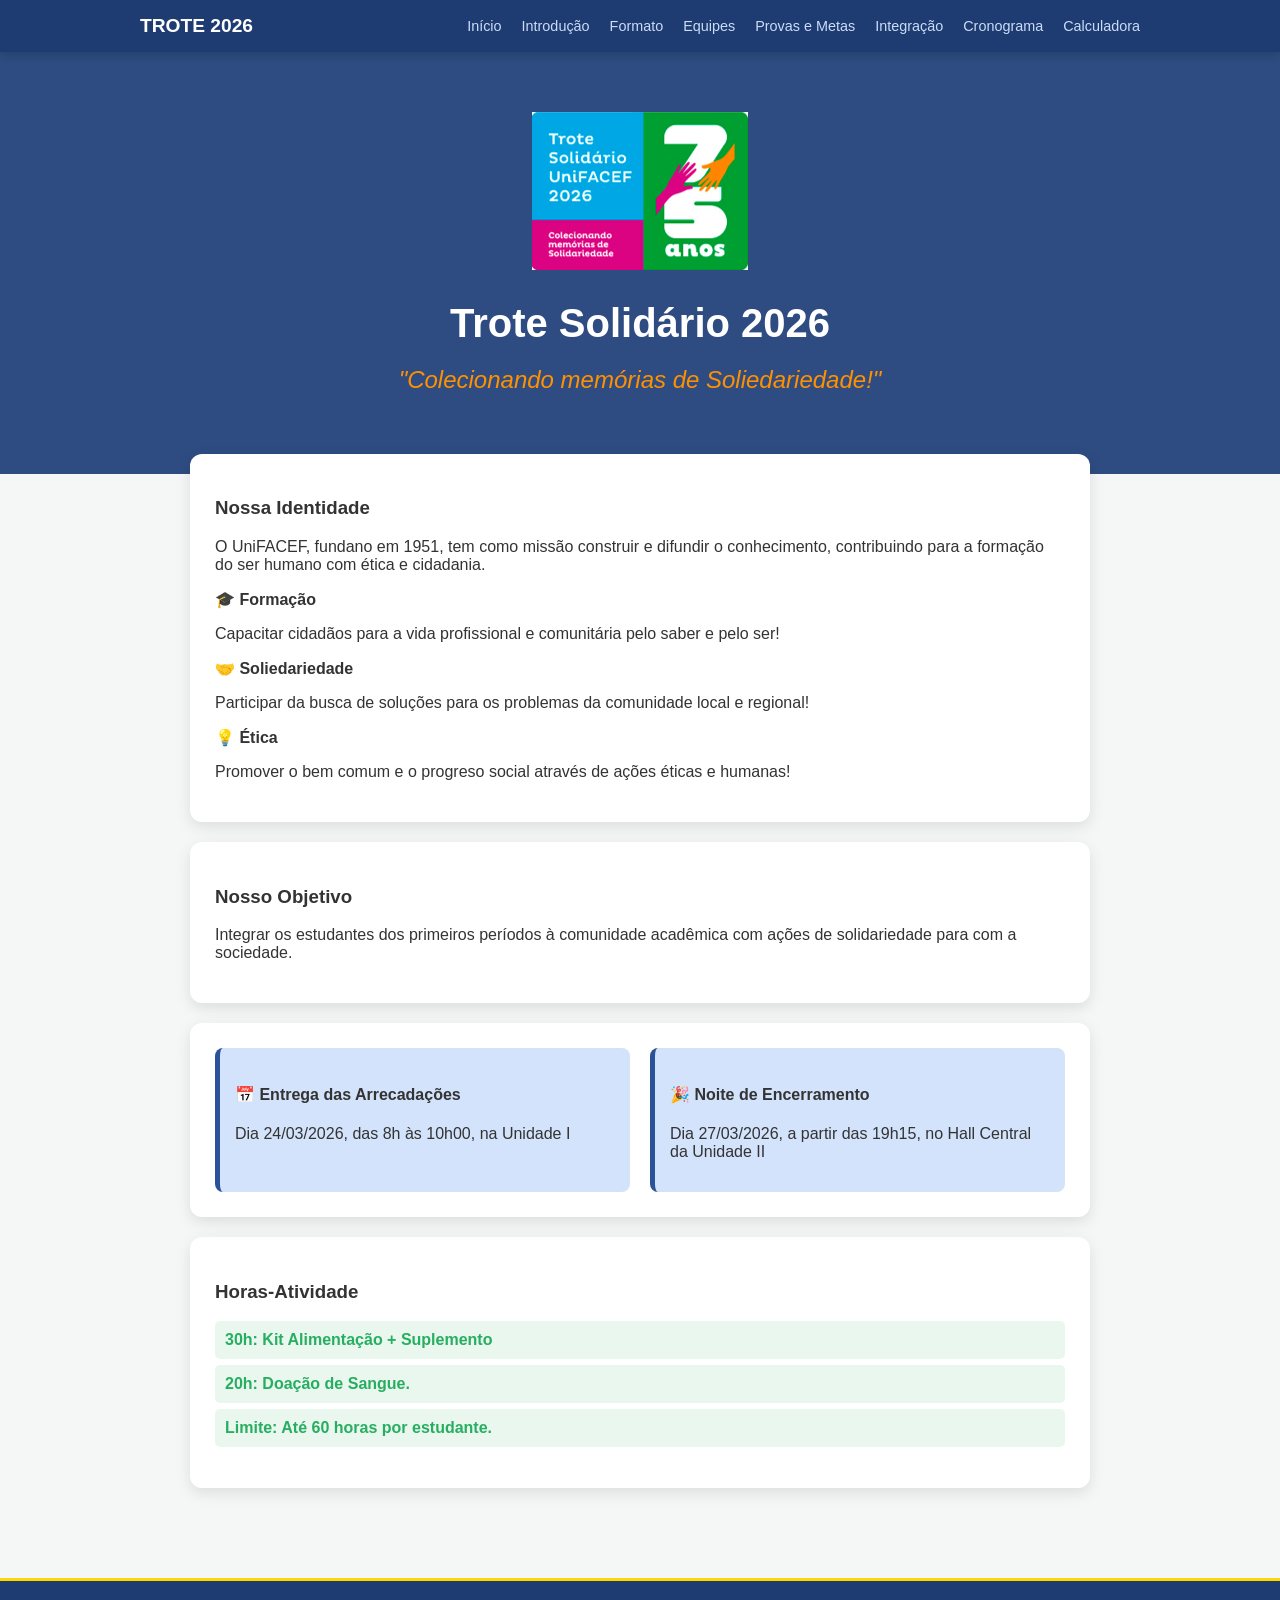
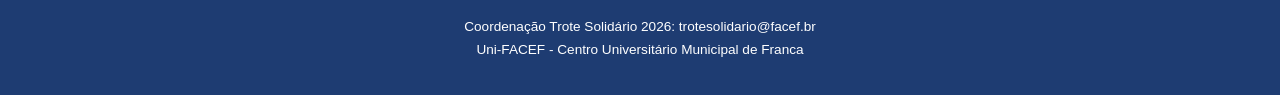
<file: index.html>
<!DOCTYPE html>
<html lang="pt-br">
    <head>
        <meta charset="UTF-8">
        <title>Trote Solidário</title>
        <link rel="Stylesheet" href="styles.css">
    </head>
    <body>
        <nav class="menu"> <!-- MENU DE NAVEGAÇÃO -->
            <div class="menu-container">
                <a href="index.html" class="menu-logo">Trote 2026</a>
                <ul class="lista">
                    <li> <a href="index.html">Início</a> </li>
                    <li> <a href="introducao.html">Introdução</a> </li>
                    <li> <a href="formato.html">Formato</a> </li>
                    <li> <a href="equipes.html">Equipes</a> </li>
                    <li> <a href="provas.html">Provas e Metas</a> </li>
                    <li> <a href="integracao.html">Integração</a> </li>
                    <li> <a href="cronogramas.html">Cronograma</a> </li>
                    <li> <a href="calculadora.html">Calculadora</a> </li>
                </ul>
            </div>
        </nav>
        <header class="cabecalho">
            <div class="cabecalho-container">
                <img src="trote.png" alt="Logo_Do_Trote" class="cabecalho-logo"/>
                <h1>Trote Solidário 2026</h1>
                <h2>"Colecionando memórias de Soliedariedade!"</h2>
            </div>
        </header>
        <main class="principal">
            <section>
                <h3>Nossa Identidade</h3>
                <p> O UniFACEF, fundano em 1951, tem como missão construir e difundir o conhecimento, contribuindo para a formação do ser humano com ética e cidadania.</p>
                <div class="pilares-container">
                    <div class="pilar"><strong>🎓 Formação</strong> <p>Capacitar cidadãos para a vida profissional e comunitária pelo saber e pelo ser!</p></div>
                    <div class="pilar"><strong>🤝 Soliedariedade</strong> <p>Participar da busca de soluções para os problemas da comunidade local e regional!</p></div>
                    <div class="pilar"><strong>💡 Ética</strong> <p>Promover o bem comum e o progreso social através de ações éticas e humanas!</p></div>
                </div>
            </section>
            <section class="secao">
                <h3> Nosso Objetivo </h3>
                <p>
                    Integrar os estudantes dos primeiros períodos à comunidade acadêmica com ações de solidariedade para com a sociedade. 
                </p>
            </section>
            <section class="importante">
                <div class="card-meta">
                    <h4> 📅 Entrega das Arrecadações </h4>
                    <p> Dia 24/03/2026, das 8h às 10h00, na Unidade I </p>
                </div>
                <div class="card-meta">
                    <h4> 🎉 Noite de Encerramento </h4>
                    <p> Dia 27/03/2026, a partir das 19h15, no Hall Central da Unidade II </p>
                </div>
            </section>
            <section class="recompensas">
                <h3> Horas-Atividade </h3>
                <ul>
                    <li><strong>30h: </strong>Kit Alimentação + Suplemento</li>
                    <li><strong>20h: </strong>Doação de Sangue.</li>
                    <li><strong>Limite: </strong>Até 60 horas por estudante.</li>
                </ul>
            </section>
        </main>
        <footer class="rodape">
            <p>Coordenação Trote Solidário 2026: trotesolidario@facef.br</p>
            <p>Uni-FACEF - Centro Universitário Municipal de Franca</p>
        </footer>
    </body>
</html>
</file>
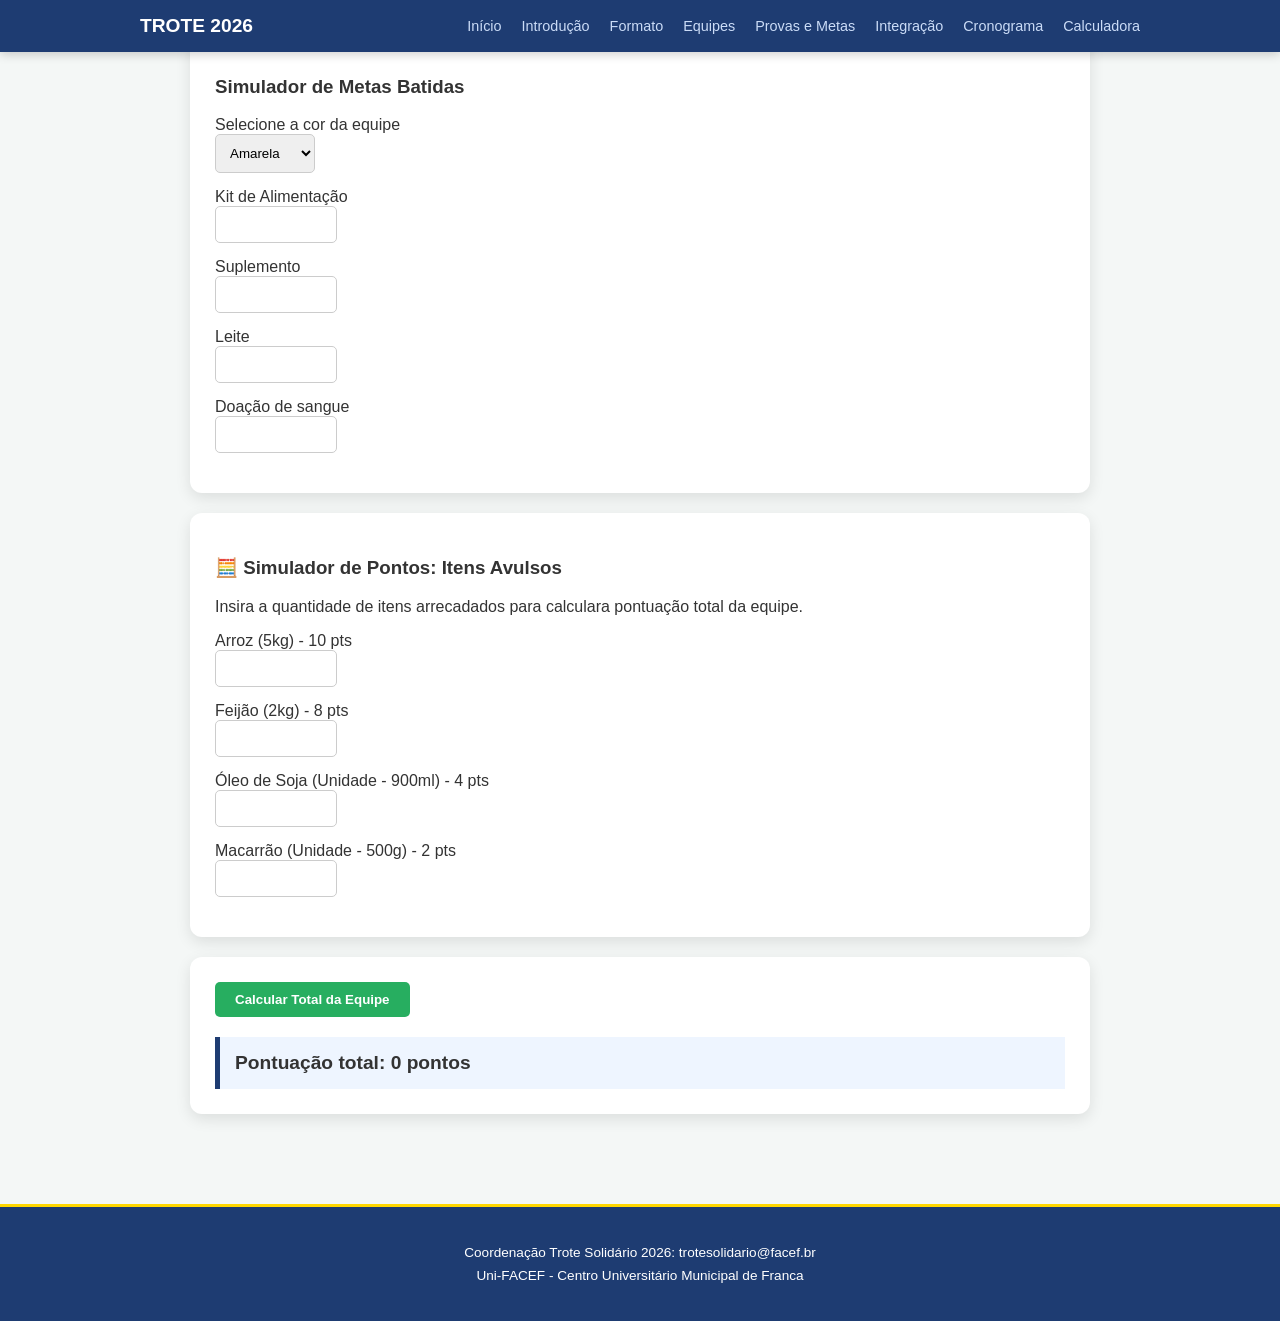
<file: calculadora.html>
<!DOCTYPE html>
<html lang="pt-br">
    <head>
        <meta charset="UTF-8">
        <title>Trote Solidário</title>
        <link rel="Stylesheet" href="styles.css">
        <script src="scripts.js"> </script>
    </head>
    <body>
        <nav class="menu"> <!-- MENU DE NAVEGAÇÃO -->
            <div class="menu-container">
                <a href="index.html" class="menu-logo">Trote 2026</a>
                <ul class="lista">
                    <li> <a href="index.html">Início</a> </li>
                    <li> <a href="introducao.html">Introdução</a> </li>
                    <li> <a href="formato.html">Formato</a> </li>
                    <li> <a href="equipes.html">Equipes</a> </li>
                    <li> <a href="provas.html">Provas e Metas</a> </li>
                    <li> <a href="integracao.html">Integração</a> </li>
                    <li> <a href="cronogramas.html">Cronograma</a> </li>
                    <li> <a href="calculadora.html">Calculadora</a> </li>
                </ul>
            </div>
        </nav>
        <main class="principal">
            <section>
                <h3> Simulador de Metas Batidas</h3>
                <div>
                    <div class="form-group">
                        <label> Selecione a cor da equipe </label>
                        <select id="cor">
                            <option value="amarela"> Amarela </option>
                            <option value="cinza"> Cinza </option>
                            <option value="laranja"> Laranja </option>
                            <option value="marrom"> Marrom </option>
                            <option value="preta"> Preta </option>
                            <option value="rosa"> Rosa </option>
                            <option value="roxa"> Roxa </option>
                            <option value="verde"> Verde </option>
                            <option value="vermelha"> Vermelha </option>
                        </select>
                    </div>
                    <div class="form-group">
                        <label>Kit de Alimentação</label> <!-- ROTULO -->
                        <input type="number" id="kitAlimentacao" min="0"> <!-- CAIXA DE TEXTO -->
                    </div>
                    <div class="form-group">
                        <label>Suplemento</label> <!-- ROTULO -->
                        <input type="number" id="qtdeLatas" min="0"> <!-- CAIXA DE TEXTO -->
                    </div>
                    <div class="form-group">
                        <label>Leite</label> <!-- ROTULO -->
                        <input type="number" id="qtdeLeite" min="0"> <!-- CAIXA DE TEXTO -->
                    </div>
                    <div class="form-group">
                        <label>Doação de sangue</label> <!-- ROTULO -->
                        <input type="number" id="qtdeDoacoes" min="0"> <!-- CAIXA DE TEXTO -->
                    </div>
                </div>
            </section>
            <section>
                <h3> 🧮 Simulador de Pontos: Itens Avulsos</h3>
                <p>
                    Insira a quantidade de itens arrecadados para calculara pontuação total da equipe.
                </p>
                <div class="form-grid">
                    <div class="form-group">
                        <label>Arroz (5kg) - 10 pts</label> <!-- ROTULO -->
                        <input type="number" id="qtdeArroz" min="0"> <!-- CAIXA DE TEXTO -->
                    </div>
                    <div class="form-group">
                        <label>Feijão (2kg) - 8 pts</label> <!-- ROTULO -->
                        <input type="number" id="qtdeFeijao" min="0"> <!-- CAIXA DE TEXTO -->
                    </div>
                    <div class="form-group"> <!-- MIN = VALOR MINIMO PARA SER  COLOCADO NA VARIAVEL -->
                        <label>Óleo de Soja (Unidade - 900ml) - 4 pts</label> <!-- ROTULO -->
                        <input type="number" id="qtdeOleo" min="0"> <!-- CAIXA DE TEXTO -->
                    </div>
                    <div class="form-group">
                        <label>Macarrão (Unidade - 500g) - 2 pts</label> <!-- ROTULO -->
                        <input type="number" id="qtdeMacarrao" min="0"> <!-- CAIXA DE TEXTO -->
                    </div>
                </div>
            </section>
            <section>
                <button onclick="calcular()">Calcular Total da Equipe</button> <!-- QUANDO CLICADO EXECUTA A FUNÇÃO CALCULAR -->
                <div id="resultado" class="resultado-box">
                    Pontuação total: 0 pontos
                </div>
            </section>
        </main>
        <footer class="rodape">
            <p>Coordenação Trote Solidário 2026: trotesolidario@facef.br</p>
            <p>Uni-FACEF - Centro Universitário Municipal de Franca</p>
        </footer>

        <!-- JAVASCRIPT // MOVIDO PARA ARQUIVO SEPARADO -->
    </body>
</html>
</file>
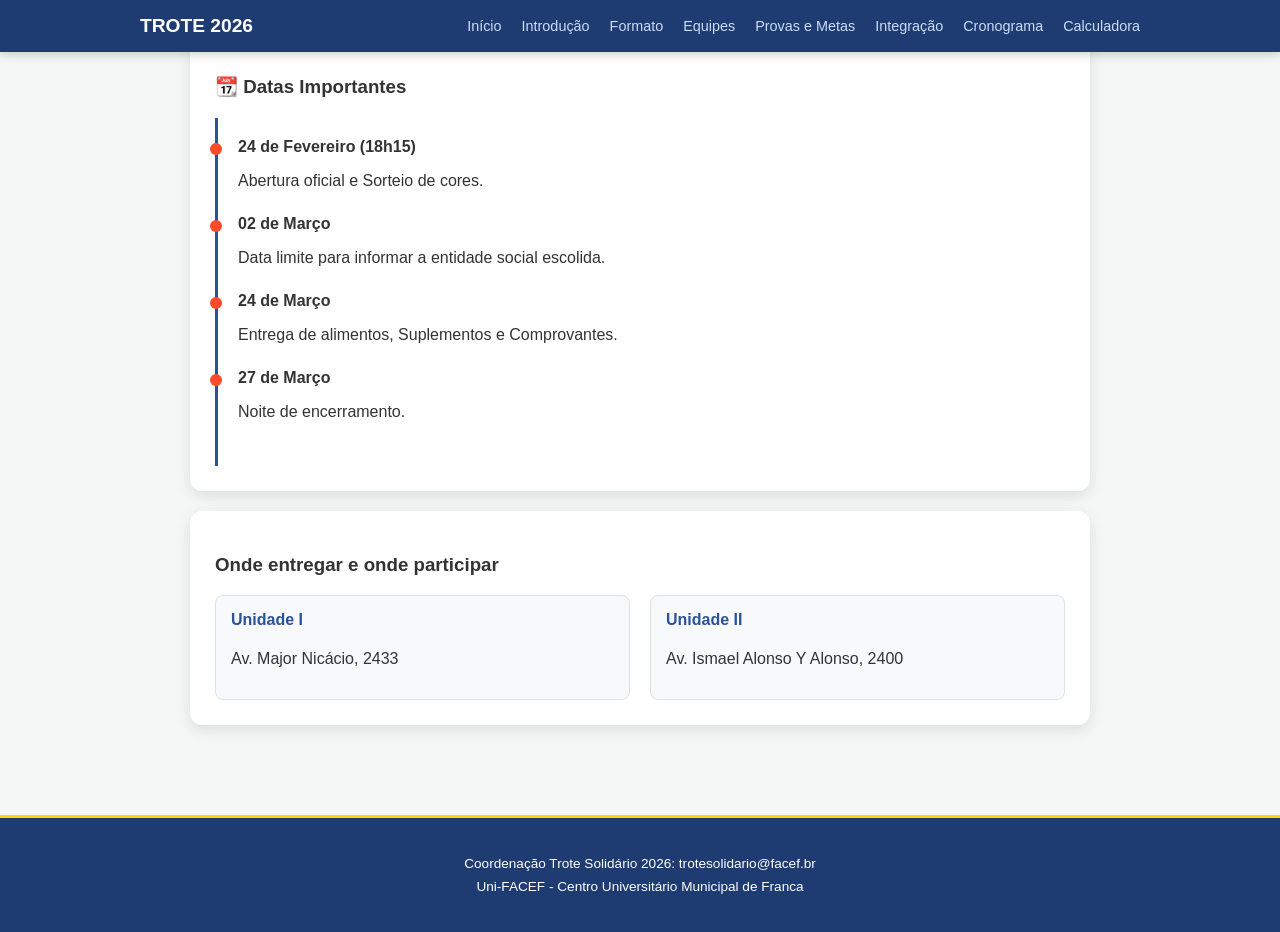
<file: cronogramas.html>
<!DOCTYPE html>
<html lang="pt-br">
    <head>
        <meta charset="UTF-8">
        <title>Trote Solidário</title>
        <link rel="Stylesheet" href="styles.css">
    </head>
    <body>
        <nav class="menu"> <!-- MENU DE NAVEGAÇÃO -->
            <div class="menu-container">
                <a href="index.html" class="menu-logo">Trote 2026</a>
                <ul class="lista">
                    <li> <a href="index.html">Início</a> </li>
                    <li> <a href="introducao.html">Introdução</a> </li>
                    <li> <a href="formato.html">Formato</a> </li>
                    <li> <a href="equipes.html">Equipes</a> </li>
                    <li> <a href="provas.html">Provas e Metas</a> </li>
                    <li> <a href="integracao.html">Integração</a> </li>
                    <li> <a href="cronogramas.html">Cronograma</a> </li>
                    <li> <a href="calculadora.html">Calculadora</a> </li>
                </ul>
            </div>
        </nav>
        <main class="principal">
           <section>
                <h3>📆 Datas Importantes</h3>
                <div class="timeline">
                    <div class="evento"> <!-- PRIMEIRA -->
                        <strong>24 de Fevereiro (18h15)</strong>
                        <p>Abertura oficial e Sorteio de cores.</p>
                    </div> 
                    <div class="evento"> <!-- SEGUNDA -->
                        <strong> 02 de Março </strong>
                        <p>Data limite para informar a entidade social escolida.</p>
                    </div> 
                    <div class="evento"> <!-- TERCEIRA -->
                        <strong> 24 de Março </strong>
                        <p>Entrega de alimentos, Suplementos e Comprovantes.</p>
                    </div> 
                    <div class="evento"> <!-- QUARTA -->
                        <strong> 27 de Março </strong>
                        <p>Noite de encerramento.</p>
                    </div>
                </div>
           </section>
           <section>
                <h3> Onde entregar e onde participar </h3>
                <div class="grid-locais">
                    <div class="unidade">
                        <h4>Unidade I</h4>
                        <p> Av. Major Nicácio, 2433 </p>
                    </div>
                    <div class="unidade">
                        <h4>Unidade II</h4>
                        <p> Av. Ismael Alonso Y Alonso, 2400 </p>
                    </div>
                </div>
           </section>
        </main>
        <footer class="rodape">
            <p>Coordenação Trote Solidário 2026: trotesolidario@facef.br</p>
            <p>Uni-FACEF - Centro Universitário Municipal de Franca</p>
        </footer>
    </body>
</html>
</file>
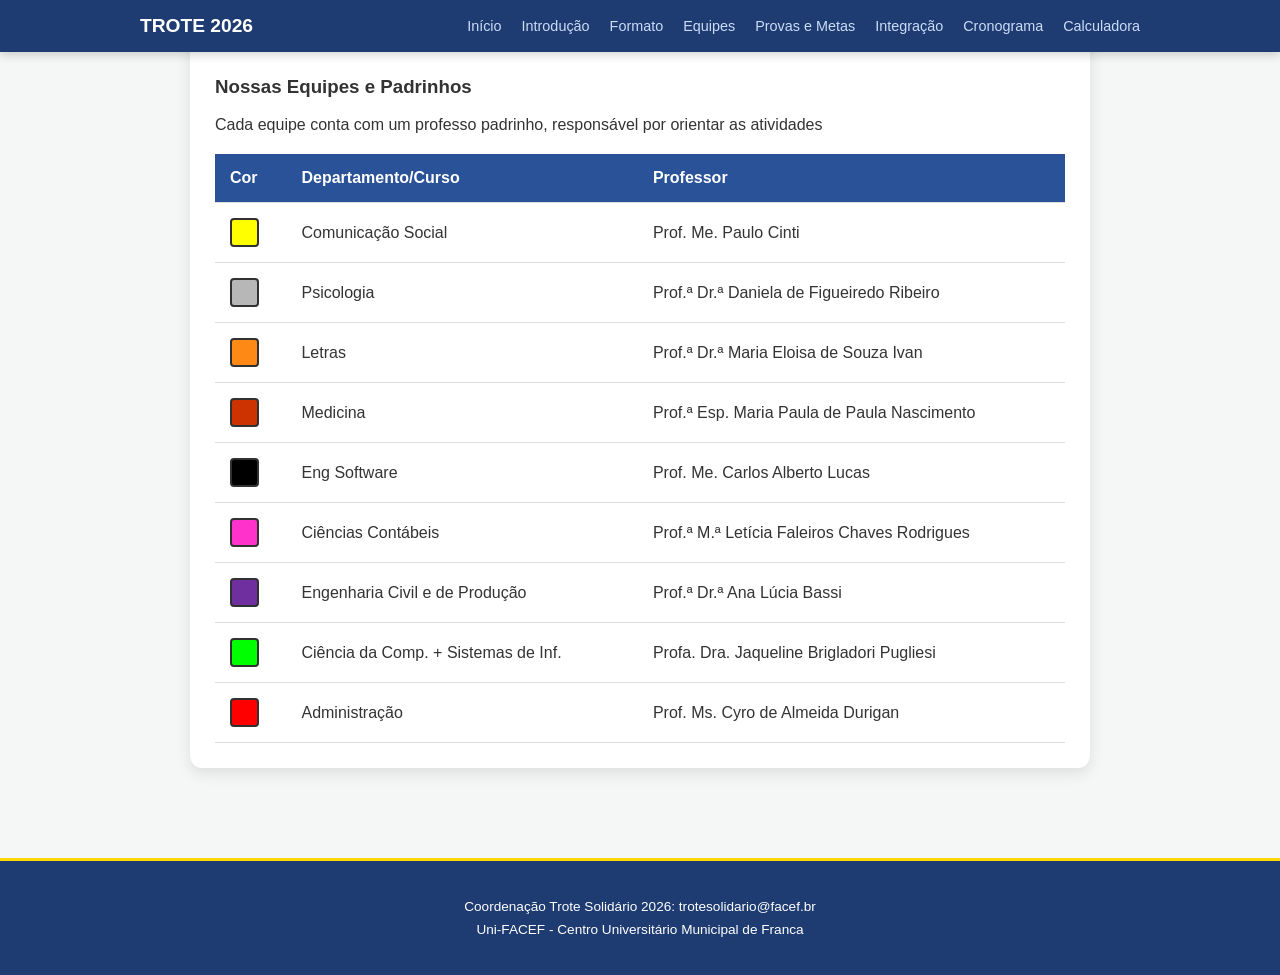
<file: equipes.html>
<!DOCTYPE html>
<html lang="pt-br">
    <head>
        <meta charset="UTF-8">
        <title>Trote Solidário</title>
        <link rel="Stylesheet" href="styles.css">
    </head>
    <body>
        <nav class="menu"> <!-- MENU DE NAVEGAÇÃO -->
            <div class="menu-container">
                <a href="index.html" class="menu-logo">Trote 2026</a>
                <ul class="lista">
                    <li> <a href="index.html">Início</a> </li>
                    <li> <a href="introducao.html">Introdução</a> </li>
                    <li> <a href="formato.html">Formato</a> </li>
                    <li> <a href="equipes.html">Equipes</a> </li>
                    <li> <a href="provas.html">Provas e Metas</a> </li>
                    <li> <a href="integracao.html">Integração</a> </li>
                    <li> <a href="cronogramas.html">Cronograma</a> </li>
                    <li> <a href="calculadora.html">Calculadora</a> </li>
                </ul>
            </div>
        </nav>
        <main class="principal">
            <section class="lista-equipes">
                <h3>Nossas Equipes e Padrinhos</h3>
                <p>Cada equipe conta com um professo padrinho, responsável por orientar as atividades</p>
                <table> <!-- TABELA -->
                    <thead> <!-- CABEÇALHO DA TABELA -->
                        <tr> <!-- LINHA DA TABELA -->
                            <th> Cor </th> <th> Departamento/Curso </th> <th> Professor </th> <!-- TABLE HEAD -->
                        </tr>
                    </thead>
                    <tbody> <!-- LINHA DA TABELA -->
                        <tr>
                            <td> <div class="box-amarela">  </div> </td>
                            <td> Comunicação Social </td>
                            <td> Prof. Me. Paulo Cinti </td>
                        </tr>
                        <tr>
                            <td> <div class="box-cinza">  </div> </td>
                            <td> Psicologia </td>
                            <td> Prof.ª Dr.ª Daniela de Figueiredo Ribeiro </td>
                        </tr>
                        <tr>
                            <td> <div class="box-laranja">  </div> </td>
                            <td> Letras </td>
                            <td> Prof.ª Dr.ª Maria Eloisa de Souza Ivan </td>
                        </tr>   
                        <tr>
                            <td> <div class="box-marrom">  </div> </td>
                            <td> Medicina </td>
                            <td> Prof.ª Esp. Maria Paula de Paula Nascimento </td>
                        </tr>
                        <tr>
                            <td> <div class="box-preta">  </div> </td>
                            <td> Eng Software </td>
                            <td> Prof. Me. Carlos Alberto Lucas </td>
                        </tr>
                        <tr>
                            <td> <div class="box-rosa">  </div> </td>
                            <td> Ciências Contábeis </td>
                            <td> Prof.ª M.ª Letícia Faleiros Chaves Rodrigues  </td>
                        </tr>
                        <tr>
                            <td> <div class="box-roxa">  </div> </td>
                            <td> Engenharia Civil e de Produção </td>
                            <td> Prof.ª Dr.ª Ana Lúcia Bassi  </td>
                        </tr>
                        <tr>
                            <td> <div class="box-verde">  </div> </td>
                            <td> Ciência da Comp. + Sistemas de Inf. </td>
                            <td> Profa. Dra. Jaqueline Brigladori Pugliesi  </td>
                        </tr>
                        <tr>
                            <td> <div class="box-vermelha">  </div> </td>
                            <td> Administração </td>
                            <td> Prof. Ms. Cyro de Almeida Durigan  </td>
                        </tr>               
                    </tbody>
                </table>
            </section>
        </main>
        <footer class="rodape">
            <p>Coordenação Trote Solidário 2026: trotesolidario@facef.br</p>
            <p>Uni-FACEF - Centro Universitário Municipal de Franca</p>
        </footer>
    </body>
</html>
</file>
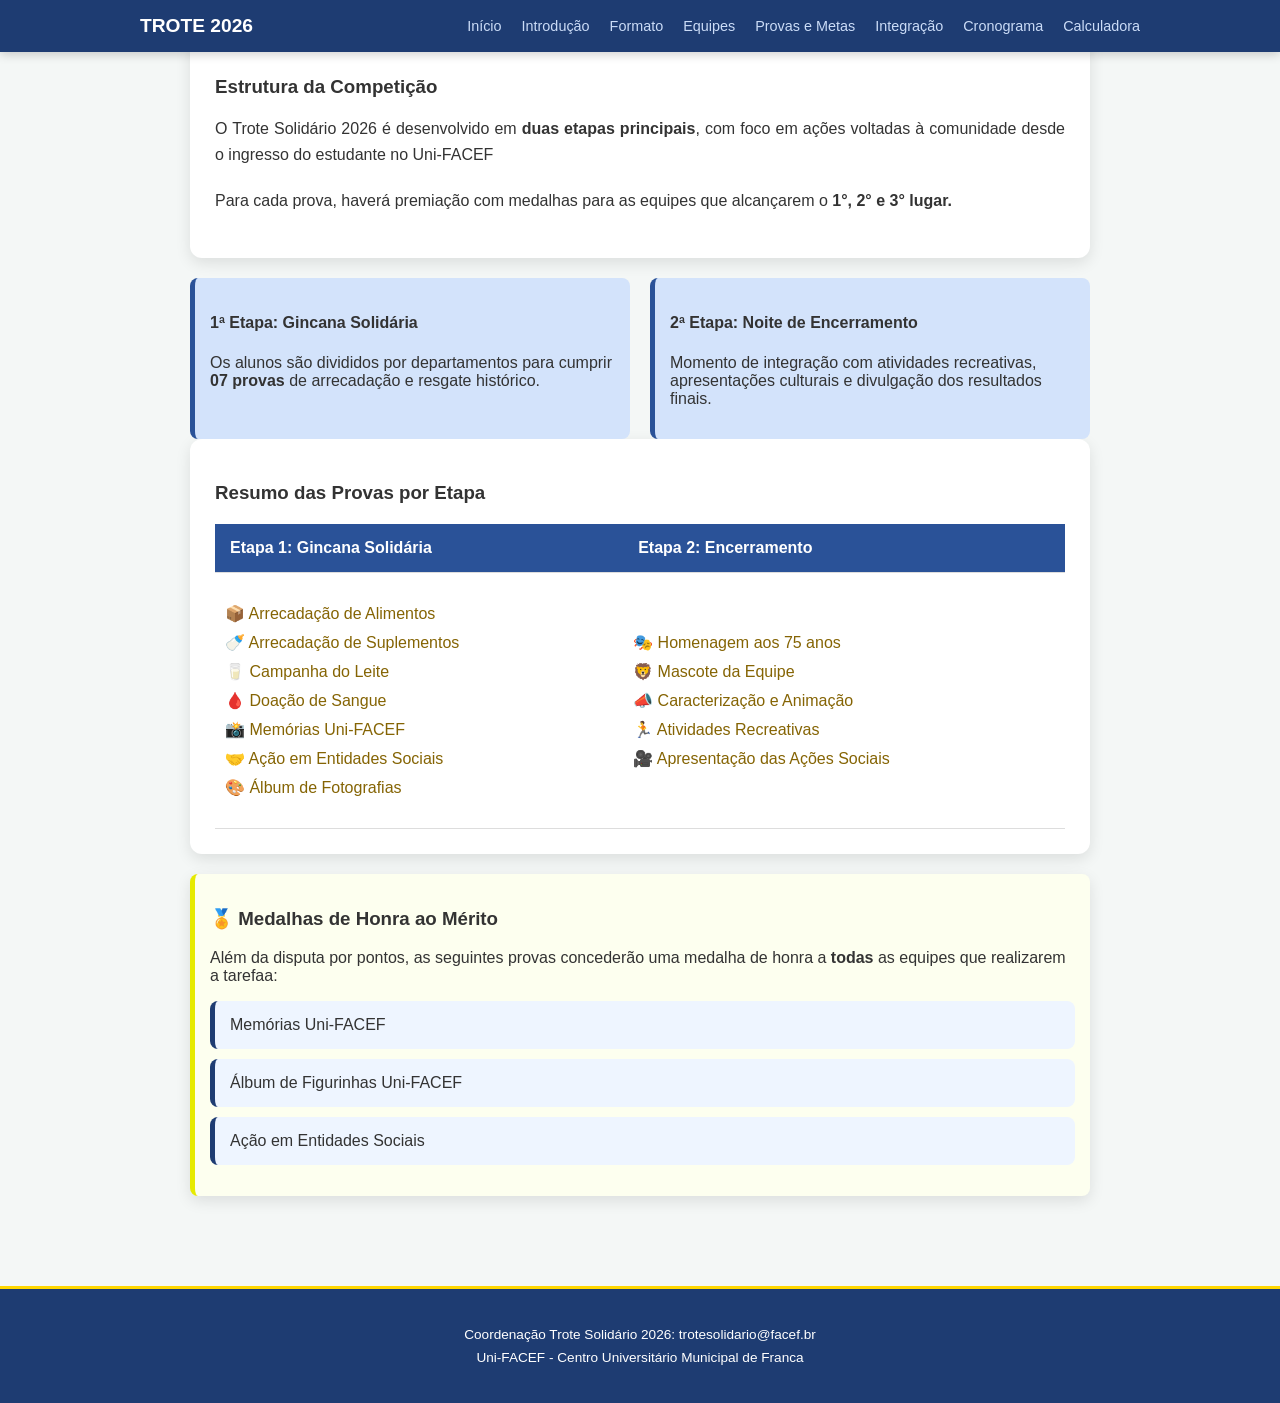
<file: formato.html>
<!DOCTYPE html>
<html lang="pt-br">
    <head>
        <meta charset="UTF-8">
        <title>Trote Solidário</title>
        <link rel="Stylesheet" href="styles.css">
    </head>
    <body>
        <nav class="menu"> <!-- MENU DE NAVEGAÇÃO -->
            <div class="menu-container">
                <a href="index.html" class="menu-logo">Trote 2026</a>
                <ul class="lista">
                    <li> <a href="index.html">Início</a> </li>
                    <li> <a href="introducao.html">Introdução</a> </li>
                    <li> <a href="formato.html">Formato</a> </li>
                    <li> <a href="equipes.html">Equipes</a> </li>
                    <li> <a href="provas.html">Provas e Metas</a> </li>
                    <li> <a href="integracao.html">Integração</a> </li>
                    <li> <a href="cronogramas.html">Cronograma</a> </li>
                    <li> <a href="calculadora.html">Calculadora</a> </li>
                </ul>
            </div>
        </nav>
        <main class="principal">
            <section class="texto-introducao">
                <h3> Estrutura da Competição </h3>
                <p>
                   O Trote Solidário 2026 é desenvolvido em <strong>duas etapas principais</strong>,
                   com foco em ações voltadas à comunidade desde o ingresso do estudante no Uni-FACEF
                </p>

                <p> 
                    Para cada prova, haverá premiação com medalhas para as 
                    equipes que alcançarem o <strong>1°, 2° e 3° lugar.</strong>
                </p>
            </section>
            <div class="importante">
                <div class="provas">
                    <h4> 1ª Etapa: Gincana Solidária</h4>
                    <p> Os alunos são divididos por departamentos para cumprir 
                        <strong>07 provas</strong> de arrecadação e resgate histórico.</p>
                </div>
                <div class="provas">
                    <h4> 2ª Etapa: Noite de Encerramento</h4>
                    <p> Momento de integração com atividades recreativas, 
                        apresentações culturais e divulgação dos resultados finais.
                    </p>
                </div>
            </div>
            <section>
                <h3> Resumo das Provas por Etapa </h3>
                <table> <!-- TABELA -->
                    <thead> <!-- CABEÇALHO DA TABELA -->
                        <tr> <!-- LINHA DA TABELA -->
                            <th> Etapa 1: Gincana Solidária </th> <th> Etapa 2: Encerramento </th> <!-- TABLE HEAD -->
                        </tr>
                    </thead>
                    <tbody> <!-- LINHA DA TABELA -->
                        <tr>
                            <td>
                                <ul class="lista-gincana">
                                    <li>📦 Arrecadação de Alimentos</li>
                                    <li>🍼 Arrecadação de Suplementos</li>
                                    <li>🥛 Campanha do Leite</li>
                                    <li>🩸 Doação de Sangue</li>
                                    <li>📸 Memórias Uni-FACEF</li>
                                    <li>🤝 Ação em Entidades Sociais</li>
                                    <li>🎨 Álbum de Fotografias</li>
                                </ul>
                            </td>
                            <td>
                                <ul class="lista-gincana">
                                    <li>🎭 Homenagem aos 75 anos</li>
                                    <li>🦁 Mascote da Equipe</li>
                                    <li>📣 Caracterização e Animação</li>
                                    <li>🏃 Atividades Recreativas</li>
                                    <li>🎥 Apresentação das Ações Sociais</li>
                                </ul>
                            </td>
                        </tr>
                    </tbody>
                </table>
            </section>
            <section class="memoria-acao">
                <h3>🏅 Medalhas de Honra ao Mérito</h3>
                <p>
                    Além da disputa por pontos, as seguintes provas concederão
                    uma medalha de honra a <strong>todas</strong> as equipes que
                    realizarem a tarefaa:
                </p>
                <ul class="lista-valores">
                    <li>
                        Memórias Uni-FACEF
                    </li>
                    <li>
                        Álbum de Figurinhas Uni-FACEF
                    </li>
                    <li>
                        Ação em Entidades Sociais
                    </li>
                </ul>
            </section>

        </main>
        <footer class="rodape">
            <p>Coordenação Trote Solidário 2026: trotesolidario@facef.br</p>
            <p>Uni-FACEF - Centro Universitário Municipal de Franca</p>
        </footer>
    </body>
</html>
</file>
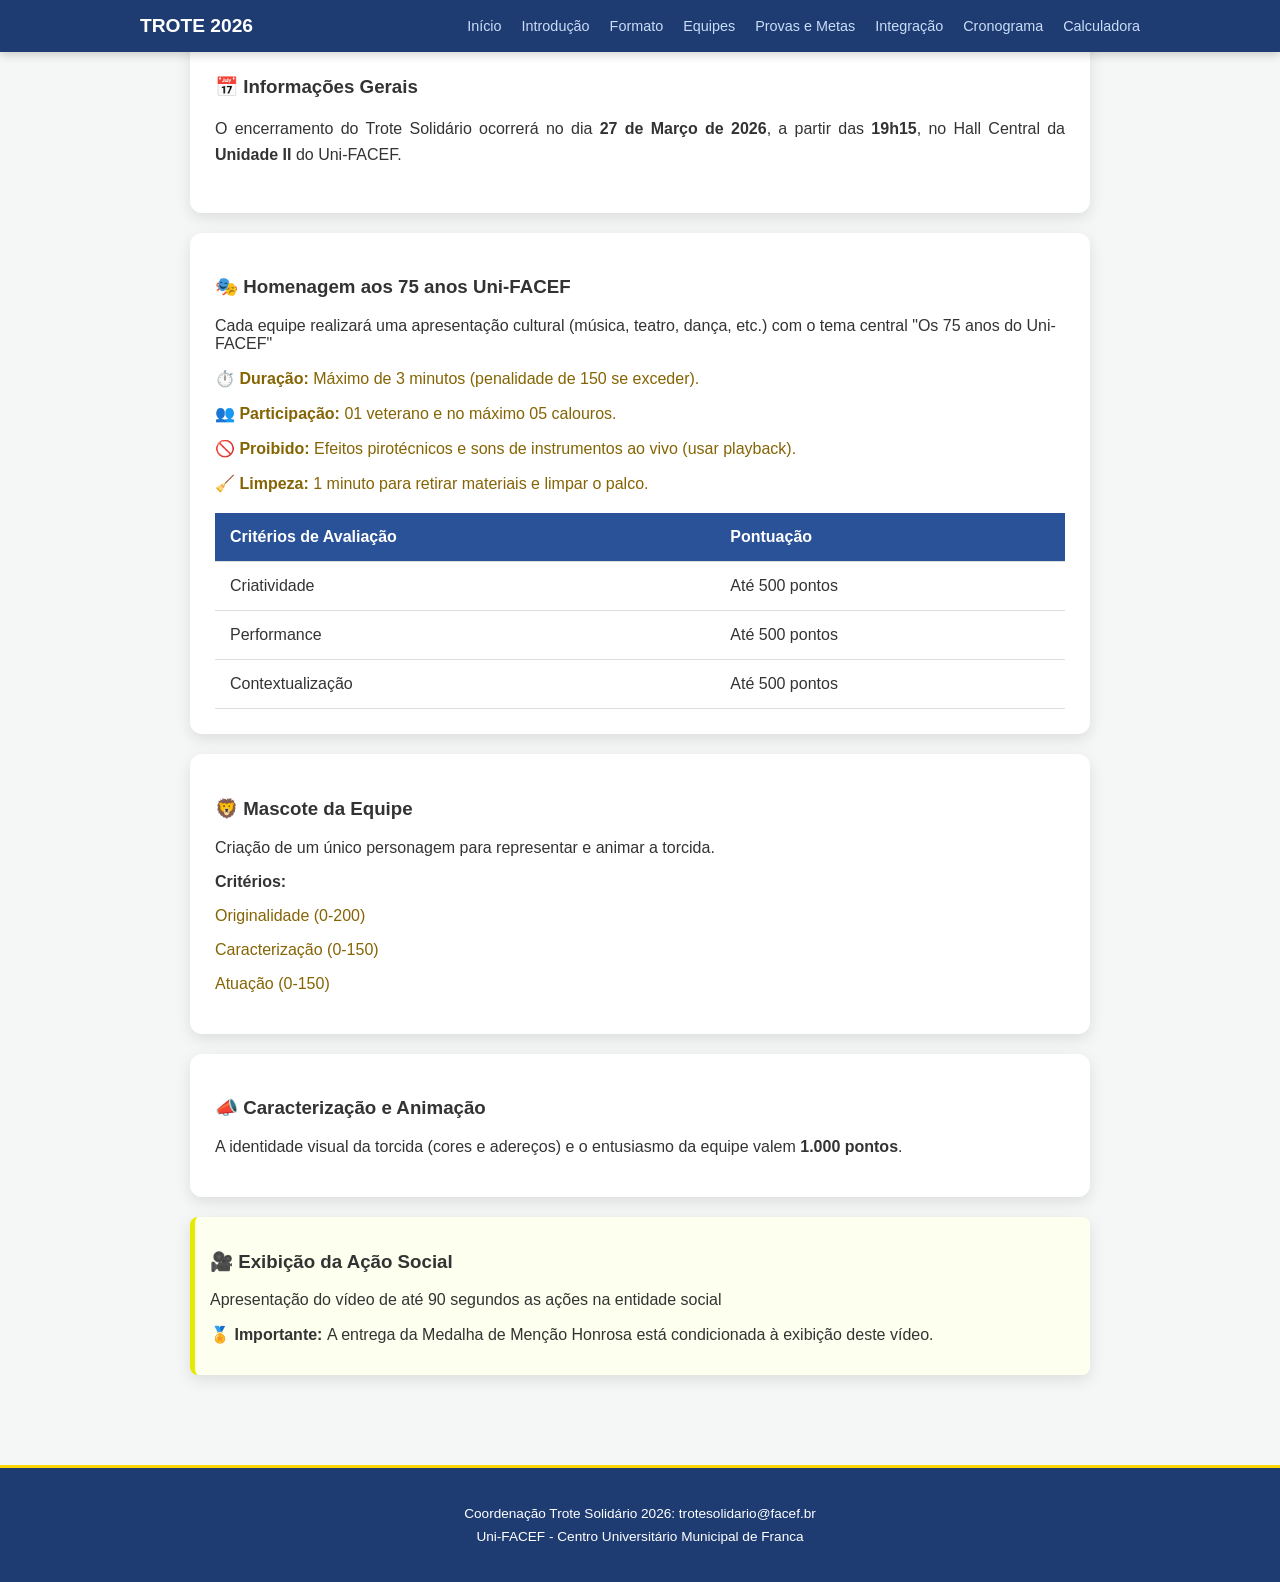
<file: integracao.html>
<!DOCTYPE html>
<html lang="pt-br">
    <head>
        <meta charset="UTF-8">
        <title>Trote Solidário</title>
        <link rel="Stylesheet" href="styles.css">
    </head>
    <body>
        <nav class="menu"> <!-- MENU DE NAVEGAÇÃO -->
            <div class="menu-container">
                <a href="index.html" class="menu-logo">Trote 2026</a>
                <ul class="lista">
                    <li> <a href="index.html">Início</a> </li>
                    <li> <a href="introducao.html">Introdução</a> </li>
                    <li> <a href="formato.html">Formato</a> </li>
                    <li> <a href="equipes.html">Equipes</a> </li>
                    <li> <a href="provas.html">Provas e Metas</a> </li>
                    <li> <a href="integracao.html">Integração</a> </li>
                    <li> <a href="cronogramas.html">Cronograma</a> </li>
                    <li> <a href="calculadora.html">Calculadora</a> </li>
                </ul>
            </div>
        </nav>
        <main class="principal">
            <section class="texto-introducao">
                <h3> 📅 Informações Gerais </h3>
                <p>
                    O encerramento do Trote Solidário ocorrerá no dia 
                    <strong>27 de Março de 2026</strong>, a partir das 
                    <strong>19h15</strong>, no Hall Central da 
                    <strong>Unidade II</strong> do Uni-FACEF.
                </p>
            </section>
            <section>
                <h3>🎭 Homenagem aos 75 anos Uni-FACEF</h3>
                <p>
                    Cada equipe realizará uma apresentação cultural 
                    (música, teatro,  dança, etc.) com o tema central
                    "Os 75 anos do Uni-FACEF"
                </p>
                <div class="texto-atencao">
                    <p>
                        <strong>⏱️ Duração: </strong> Máximo de 3 minutos (penalidade de 150 se exceder).
                    </p>
                    <p>
                        <strong>👥 Participação: </strong> 01 veterano e no máximo 05 calouros.
                    </p>
                    <p>
                        <strong>🚫 Proibido: </strong> Efeitos pirotécnicos e sons de instrumentos ao vivo (usar playback).
                    <p>
                        <strong>🧹 Limpeza: </strong> 1 minuto para retirar materiais e limpar o palco.
                    </p>
                </div>
                <table> <!-- TABELA -->
                    <thead> <!-- CABEÇALHO DA TABELA -->
                        <tr> <!-- LINHA DA TABELA -->
                            <th> Critérios de Avaliação </th> <th> Pontuação </th> <!-- TABLE HEAD -->
                        </tr>
                    </thead>
                    <tbody> <!-- LINHA DA TABELA -->
                        <tr>
                            <td> Criatividade </td>
                            <td> Até 500 pontos </td>
                        </tr>
                        <tr>
                            <td> Performance </td>
                            <td> Até 500 pontos </td>
                        </tr>
                        <tr>
                            <td> Contextualização </td>
                            <td> Até 500 pontos </td>
                        </tr>       
                    </tbody>
                </table>
            </section>
            <section>
                <h3>🦁 Mascote da Equipe</h3>
                <p>Criação de um único personagem para representar e animar a torcida.</p>
                <p><strong>Critérios:</strong></p>
                <div class="texto-atencao">
                    <p>
                        Originalidade (0-200)
                    </p>
                    <p>
                        Caracterização (0-150)
                    </p>
                    <p>
                        Atuação (0-150)
                    </p>
                </div>
            </section>
            <section>
                <h3>📣 Caracterização e Animação</h3>
                <p>A identidade visual da torcida (cores e adereços) e o entusiasmo da equipe valem <strong>1.000 pontos</strong>.</p>
            </section>
            <section class="memoria-acao">
                <h3>🎥 Exibição da Ação Social</h3>
                <p>Apresentação do vídeo de até 90 segundos as ações na entidade social</p>
                <p><strong>🏅 Importante: </strong> A entrega da Medalha de Menção Honrosa está condicionada à exibição deste vídeo.</p>
            </section>
        </main>
        <footer class="rodape">
            <p>Coordenação Trote Solidário 2026: trotesolidario@facef.br</p>
            <p>Uni-FACEF - Centro Universitário Municipal de Franca</p>
        </footer>
    </body>
</html>
</file>
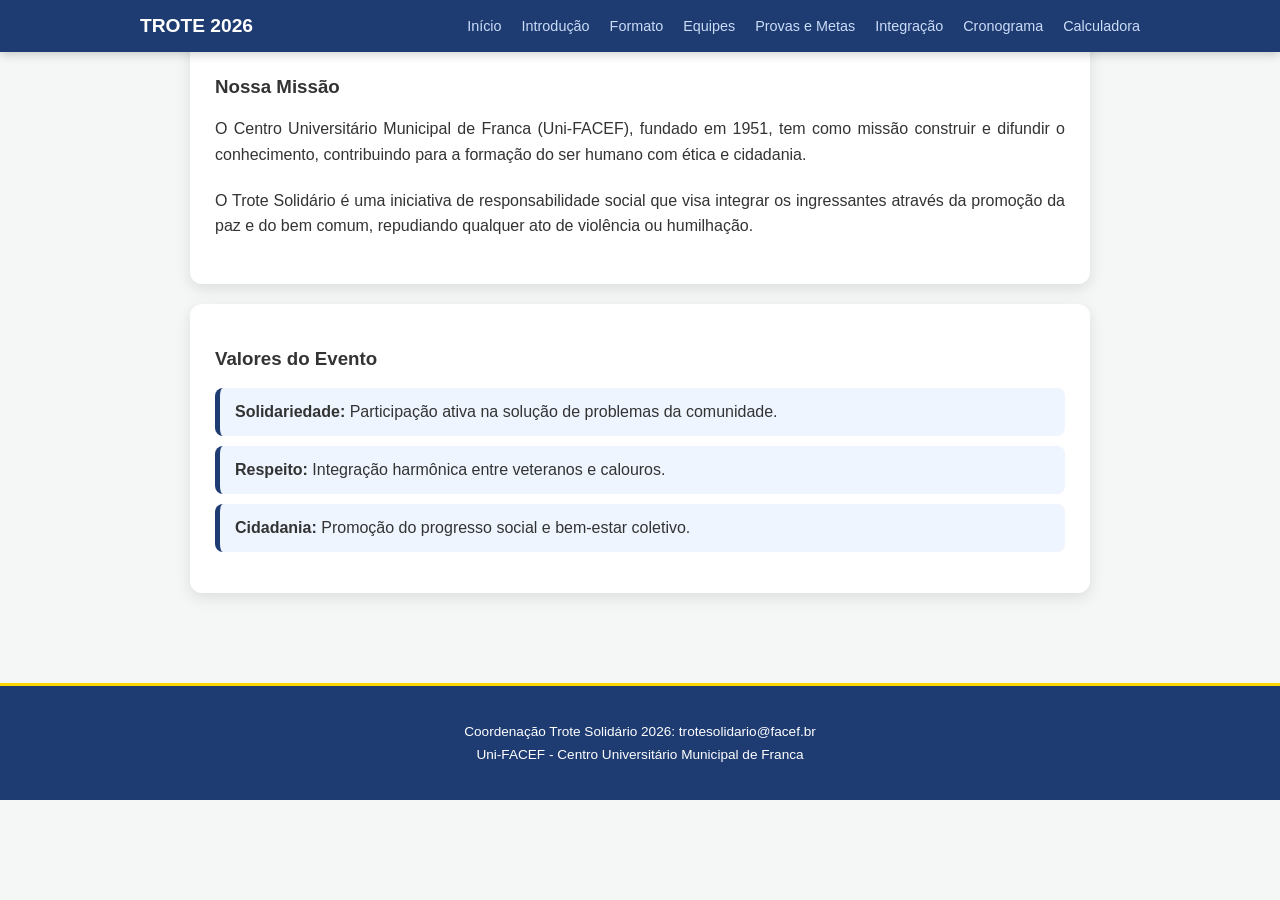
<file: introducao.html>
<!DOCTYPE html>
<html lang="pt-br">
    <head>
        <meta charset="UTF-8">
        <title>Trote Solidário</title>
        <link rel="Stylesheet" href="styles.css">
    </head>
    <body>
        <nav class="menu"> <!-- MENU DE NAVEGAÇÃO -->
            <div class="menu-container">
                <a href="index.html" class="menu-logo">Trote 2026</a>
                <ul class="lista">
                    <li> <a href="index.html">Início</a> </li>
                    <li> <a href="introducao.html">Introdução</a> </li>
                    <li> <a href="formato.html">Formato</a> </li>
                    <li> <a href="equipes.html">Equipes</a> </li>
                    <li> <a href="provas.html">Provas e Metas</a> </li>
                    <li> <a href="integracao.html">Integração</a> </li>
                    <li> <a href="cronogramas.html">Cronograma</a> </li>
                    <li> <a href="calculadora.html">Calculadora</a> </li>
                </ul>
            </div>
        </nav>
        <main class="principal">
            <section class="texto-introducao">
                <h3> Nossa Missão </h3>
                <p>
                    O Centro Universitário Municipal de Franca (Uni-FACEF), 
                    fundado em 1951, tem como missão construir e difundir o conhecimento, 
                    contribuindo para a formação do ser humano com ética e cidadania. 
                </p>

                <p> 
                    O Trote Solidário é uma iniciativa de responsabilidade social que visa integrar 
                    os ingressantes através da promoção da paz e do bem comum, repudiando qualquer 
                    ato de violência ou humilhação.
                </p>
            </section>
            <section>
                <h3>Valores do Evento</h3>
                <ul class="lista-valores">
                    <li>
                        <strong>Solidariedade:</strong> Participação ativa na solução de problemas da comunidade.
                    </li>
                    <li>
                        <strong>Respeito:</strong> Integração harmônica entre veteranos e calouros.
                    </li>
                    <li>
                        <strong>Cidadania:</strong> Promoção do progresso social e bem-estar coletivo.
                    </li>
                </ul>
            </section>
        </main>
        <footer class="rodape">
            <p>Coordenação Trote Solidário 2026: trotesolidario@facef.br</p>
            <p>Uni-FACEF - Centro Universitário Municipal de Franca</p>
        </footer>
    </body>
</html>
</file>
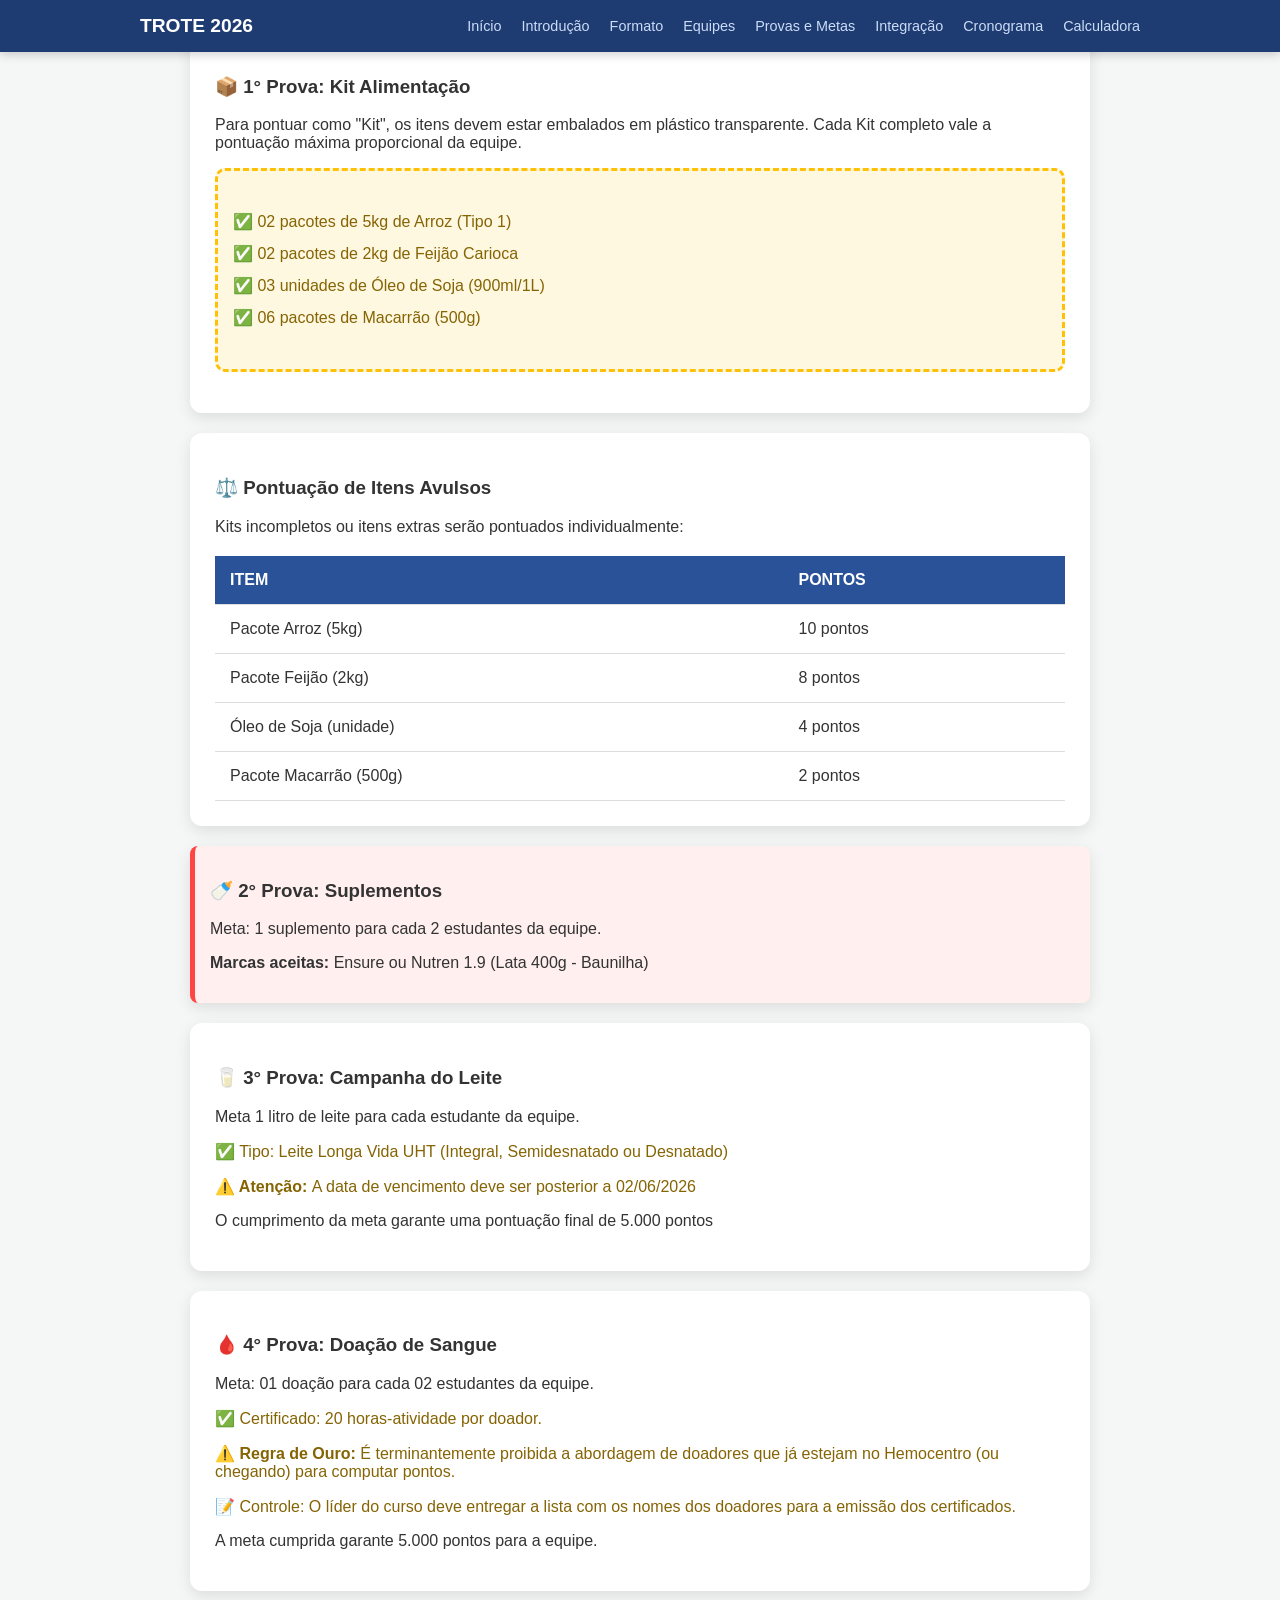
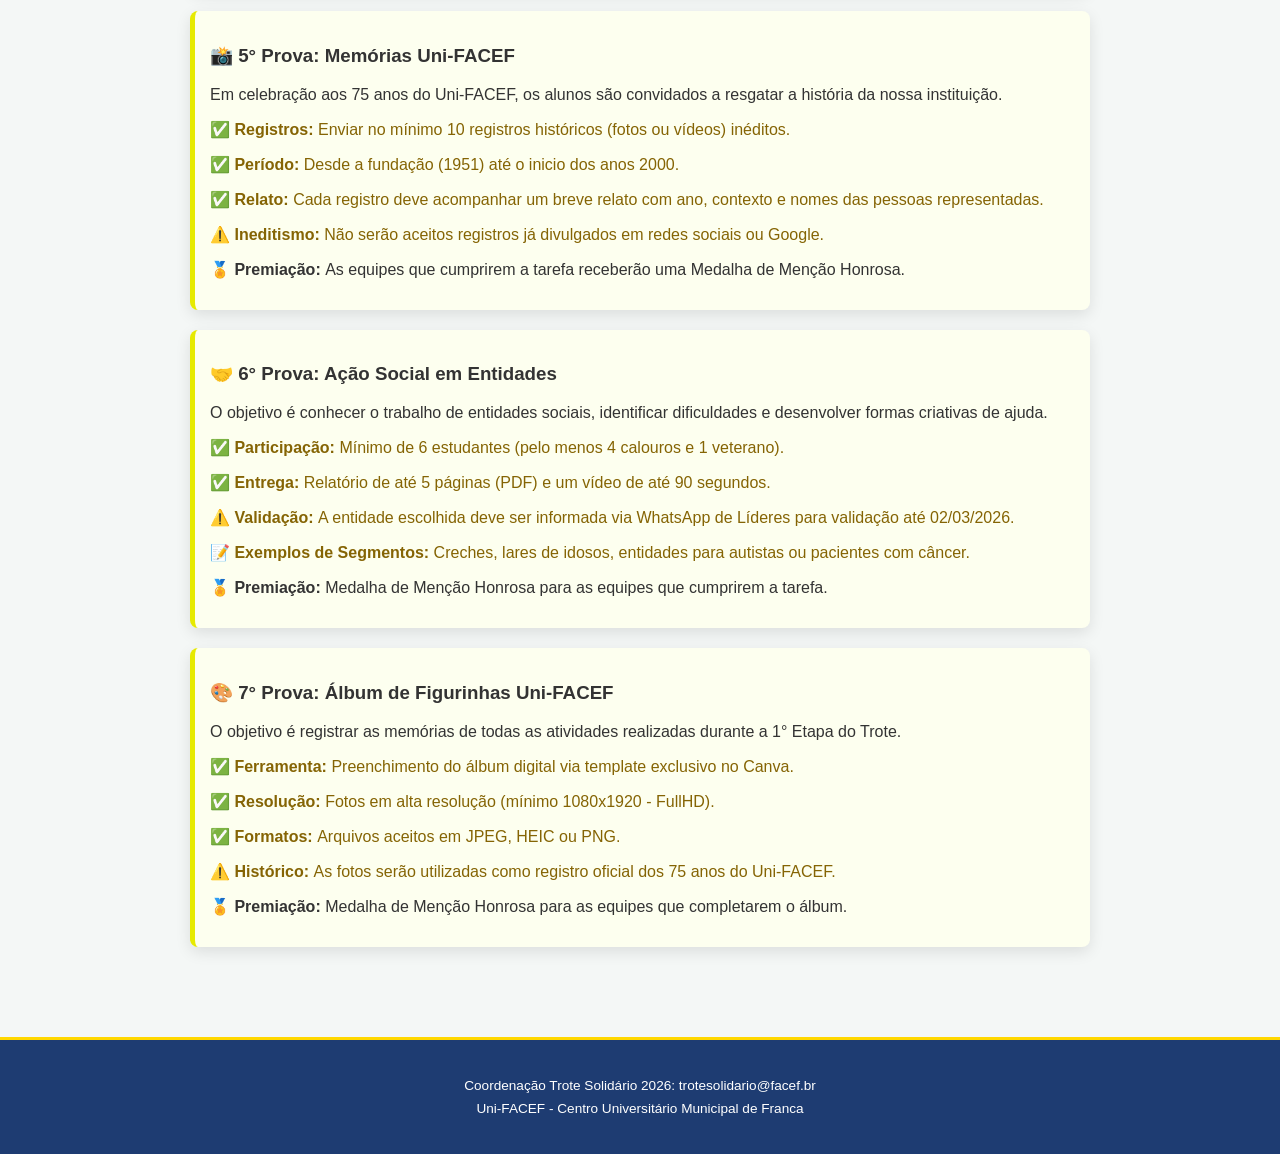
<file: provas.html>
<!DOCTYPE html>
<html lang="pt-br">
    <head>
        <meta charset="UTF-8">
        <title>Trote Solidário</title>
        <link rel="Stylesheet" href="styles.css">
    </head>
    <body>
        <nav class="menu"> <!-- MENU DE NAVEGAÇÃO -->
            <div class="menu-container">
                <a href="index.html" class="menu-logo">Trote 2026</a>
                <ul class="lista">
                    <li> <a href="index.html">Início</a> </li>
                    <li> <a href="introducao.html">Introdução</a> </li>
                    <li> <a href="formato.html">Formato</a> </li>
                    <li> <a href="equipes.html">Equipes</a> </li>
                    <li> <a href="provas.html">Provas e Metas</a> </li>
                    <li> <a href="integracao.html">Integração</a> </li>
                    <li> <a href="cronogramas.html">Cronograma</a> </li>
                    <li> <a href="calculadora.html">Calculadora</a> </li>
                </ul>
            </div>
        </nav>
        <main class="principal">
            <section> <!-- PROVA 1 -->
                <h3>📦 1° Prova: Kit Alimentação </h3>
                <p>
                    Para pontuar como "Kit", os itens devem estar embalados em plástico transparente. 
                    Cada Kit completo vale a pontuação máxima proporcional da equipe.
                </p>
                <ul class="lista-alimentos">
                    <li>
                        <strong>✅</strong> 02 pacotes de 5kg de Arroz (Tipo 1)
                    </li>
                    <li>
                        <strong>✅</strong> 02 pacotes de 2kg de Feijão Carioca
                    </li>
                    <li>
                        <strong>✅</strong> 03 unidades de Óleo de Soja (900ml/1L)
                    </li>
                    <li>
                        <strong>✅</strong> 06 pacotes de Macarrão (500g)
                    </li>
                </ul>
            </section>
            <section> <!-- CONTINUAÇÃO -->
                <h3>⚖️ Pontuação de Itens Avulsos </h3>
                <p>
                    Kits incompletos ou itens extras serão pontuados individualmente:
                </p>
                <table> <!-- TABELA -->
                    <thead> <!-- CABEÇALHO DA TABELA -->
                        <tr> <!-- LINHA DA TABELA -->
                            <th> ITEM </th> <th> PONTOS </th> <!-- TABLE HEAD -->
                        </tr>
                    </thead>
                    <tbody> <!-- LINHA DA TABELA -->
                        <tr>
                            <td> Pacote Arroz (5kg) </td>
                            <td> 10 pontos </td>
                        </tr>
                        <tr>
                            <td> Pacote Feijão (2kg) </td>
                            <td> 8 pontos </td>
                        </tr>
                        <tr>
                            <td> Óleo de Soja (unidade) </td>
                            <td> 4 pontos </td>
                        </tr>
                        <tr>
                            <td> Pacote Macarrão (500g) </td>
                            <td> 2 pontos </td>
                        </tr>                
                    </tbody>
                </table>
            </section>
            <section class="suplementos"> <!-- PROVA 2 -->
                <h3>🍼 2° Prova: Suplementos</h3>
                <p>Meta: 1 suplemento para cada 2 estudantes da equipe.</p>
                <p><strong>Marcas aceitas: </strong>Ensure ou Nutren 1.9 (Lata 400g - Baunilha)</p>
            </section>
            <section> <!-- PROVA 3 -->
                <h3>🥛 3° Prova: Campanha do Leite</h3>
                <p>Meta 1 litro de leite para cada estudante da equipe.</p>
                <div class="texto-atencao">
                    <p>
                        ✅ Tipo: Leite Longa Vida UHT (Integral, Semidesnatado ou Desnatado)
                    </p>
                    <p>
                        ⚠️<strong> Atenção: </strong> A data de vencimento deve ser posterior a 02/06/2026    
                    </p>
                </div>
                <p>O cumprimento da meta garante uma pontuação final de 5.000 pontos</p>
            </section>
            <section> <!-- PROVA 4 -->
                <h3>🩸 4° Prova: Doação de Sangue</h3>
                <p>Meta: 01 doação para cada 02 estudantes da equipe.</p>
                <div class="texto-atencao">
                    <p>
                        ✅ Certificado: 20 horas-atividade por doador.
                    </p>
                    <p>
                        ⚠️<strong> Regra de Ouro: </strong> É terminantemente proibida a abordagem de doadores que já estejam no Hemocentro (ou chegando) para computar pontos.   
                    </p>
                    <p>
                        📝 Controle: O líder do curso deve entregar a lista com os nomes dos doadores para a emissão dos certificados.
                    </p>
                </div>
                <p>A meta cumprida garante 5.000 pontos para a equipe.</p>
            </section>
            <section class="memoria-acao"> <!-- PROVA 5 -->
                <h3>📸 5° Prova: Memórias Uni-FACEF</h3>
                <p>Em celebração aos 75 anos do Uni-FACEF, os alunos são convidados a resgatar a história da nossa instituição.</p>
                <div class="texto-atencao">
                    <p>
                        <strong>✅ Registros: </strong> Enviar no mínimo 10 registros históricos (fotos ou vídeos) inéditos.
                    </p>
                    <p>
                        <strong>✅ Período: </strong> Desde a fundação (1951) até o inicio dos anos 2000.
                    </p>
                    <p>
                        <strong>✅ Relato: </strong> Cada registro deve acompanhar um breve relato com ano, contexto e nomes das pessoas representadas.
                    </p>
                    <p>
                        <strong>⚠️ Ineditismo: </strong> Não serão aceitos registros já divulgados em redes sociais ou Google.
                    </p>
                </div>
                <p><strong>🏅 Premiação: </strong> As equipes que cumprirem a tarefa receberão uma Medalha de Menção Honrosa.</p>
            </section>
            <section class="memoria-acao"> <!-- PROVA 6 -->
                <h3>🤝 6° Prova: Ação Social em Entidades</h3>
                <p>O objetivo é conhecer o trabalho de entidades sociais, identificar dificuldades  e desenvolver formas criativas de ajuda.</p>
                <div class="texto-atencao">
                    <p>
                        <strong>✅ Participação: </strong> Mínimo de 6 estudantes (pelo menos 4 calouros e 1 veterano).
                    </p>
                    <p>
                        <strong>✅ Entrega: </strong> Relatório de até 5 páginas (PDF) e um vídeo de até 90 segundos.
                    </p>
                    <p>
                        <strong>⚠️ Validação: </strong> A entidade escolhida deve ser informada via WhatsApp de Líderes para validação até 02/03/2026.
                    </p>
                    <p>
                        <strong>📝 Exemplos de Segmentos: </strong> Creches, lares de idosos, entidades para autistas ou pacientes com câncer.
                    </p>
                </div>
                <p><strong>🏅 Premiação: </strong> Medalha de Menção Honrosa para as equipes que cumprirem a tarefa.</p>
            </section>
            <section class="memoria-acao"> <!-- PROVA 7 -->
                <h3>🎨 7° Prova: Álbum de Figurinhas Uni-FACEF</h3>
                <p>O objetivo é registrar as memórias de todas as atividades realizadas durante a 1° Etapa do Trote.</p>
                <div class="texto-atencao">
                    <p>
                        <strong>✅ Ferramenta: </strong> Preenchimento do álbum digital via template exclusivo no Canva.
                    </p>
                    <p>
                        <strong>✅ Resolução: </strong> Fotos em alta resolução (mínimo 1080x1920 - FullHD).
                    </p>
                    <p>
                        <strong>✅ Formatos: </strong> Arquivos aceitos em JPEG, HEIC ou PNG.
                    </p>
                    <p>
                        <strong>⚠️ Histórico: </strong> As fotos serão utilizadas como registro oficial dos 75 anos do Uni-FACEF.
                    </p>
                </div>
                <p><strong>🏅 Premiação: </strong> Medalha de Menção Honrosa para as equipes que completarem o álbum.</p>
            </section>
        </main>
        <footer class="rodape">
            <p>Coordenação Trote Solidário 2026: trotesolidario@facef.br</p>
            <p>Uni-FACEF - Centro Universitário Municipal de Franca</p>
        </footer>
    </body>
</html>
</file>
<file: styles.css>
body {
    margin: 0;
    font-family: 'Segoe-UI', sans-serif;
    background-color: #f4f7f6;
    color: #333;
}

.menu {
    background-color: #1e3c72;
    padding: 15px 0;
    position: sticky;
    top: 0;
    z-index: 1000;
    box-shadow: 0 2px 10px rgba(0, 0, 0, 0.2);
}

.menu-container {
    max-width: 1000px;
    margin: 0 auto;
    display: flex;
    justify-content: space-between;
    align-items: center;
    padding: 0 20px;
}

.menu-logo {
    color: white;
    text-decoration: none;
    font-weight: bold;
    font-size: 1.2rem;
    text-transform: uppercase;
}

.lista {
    list-style: none;
    display: flex;
    gap: 20px;
    margin: 0;
    padding: 0;
}

.lista a {
    color: #cBDCF7;
    text-decoration: none;
    font-size: 0.9rem;
    /* 1 rem vale 16 px */
    font-weight: 500;
    transition: color 0.3s;
}

.lista a:hover {
    color: #fff;
}

.cabecalho {
    background-color: #2e4c82;
    color: white;
    padding: 60px 20px;
    /* ESPAÇAMENTO INTERNO, EM CIMA E EMBAIXO, DIREITA E ESQUERDA */
    text-align: center;
}

.cabecalho h1 {
    font-size: 2.5rem;
    margin-bottom: 5px;
}

.cabecalho h2 {
    font-weight: 300;
    font-style: italic;
    color: #ff9100;
}

.principal {
    max-width: 900px;
    margin: -40px auto 40px; /* EM CIMA, EM BAIXO, AMBOS OS LADOS */
    padding: 20px;
    
}
section {
    /* border: 3px solid red; BORDAR TESTE */
    background-color: #fff;
    margin-bottom: 20px;
    border-radius: 12px;
    padding: 25px;
    box-shadow: 0 5px 15px rgba(0, 0, 0, 0.1)
}
.importante {
    display: flex;
    gap: 20px;
}
.card-meta {
    flex: 1;
    background: #d3e3fb;
    padding: 15px;
    border-left: 5px solid #2a5298;
    border-radius: 8px;
}
.recompensas ul {
    list-style: none;
    padding: 0;
}
.recompensas li {
    background: #e9f7ef;
    margin: 6px 0;
    padding: 10px;
    border-radius: 5px;
    color: #27ae60;
    font-weight: bold;
}
.texto-introducao p {
    /* border: 3px solid red; **BORDA PARA TESTES** */
    line-height: 1.6; /* MELHORA LEITURA DE TEXTOS LONGOS */
    margin-bottom: 20px;
    text-align: justify; /* ALINHAMENTO JUSTIFICADO */
}
.lista-valores {
    list-style: none;
    padding: 0;
}
.lista-valores li {
    background: #eef5ff;
    padding: 15px;
    margin-bottom: 10px;
    border-radius: 8px;
    border-left: 5px solid #1e3c72;
}
table {
    width: 100%;
    border-collapse: collapse;
    margin-top: 20px;
    background: #fff;
}
th, td {
    padding: 15px;
    text-align: left;
    border-bottom: 1px solid #ddd;
}
th {
    background-color: #2a5298; 
    color: #fff;
}
tr:hover {
    background-color: #f9f9f9;
}
.box-amarela {
    width: 25px;
    height: 25px;
    border-radius: 4px;
    background: #ffff00;
    border: 2px solid #313131;
}
.box-cinza {
    width: 25px;
    height: 25px;
    border-radius: 4px;
    background: #b7b7b7;
    border: 2px solid #313131;
}
.box-laranja {
    width: 25px;
    height: 25px;
    border-radius: 4px;
    background: #ff8915;
    border: 2px solid #313131;
}
.box-marrom {
    width: 25px;
    height: 25px;
    border-radius: 4px;
    background: #cc3300;
    border: 2px solid #313131;
}
.box-preta {
    width: 25px;
    height: 25px;
    border-radius: 4px;
    background: #000000;
    border: 2px solid #313131;
}
.box-rosa {
    width: 25px;
    height: 25px;
    border-radius: 4px;
    background: #ff33cc;
    border: 2px solid #313131;
}
.box-roxa {
    width: 25px;
    height: 25px;
    border-radius: 4px;
    background: #6f2f9f;
    border: 2px solid #313131;
}
.box-verde {
    width: 25px;
    height: 25px;
    border-radius: 4px;
    background: #00ff00;
    border: 2px solid #313131;
}
.box-vermelha {
    width: 25px;
    height: 25px;
    border-radius: 4px;
    background: #ff0000;
    border: 2px solid #313131;
}
.lista-alimentos {
    border: 3px dashed #ffc107;
    list-style: none;
    padding: 35px 15px;
    background-color: #fff8e1;
    border-radius: 10px;
    line-height: 2;
}
.lista-alimentos li {
    color: #856404;
}
.suplementos {
    flex: 1;
    background: #ffefef;
    padding: 15px;
    border-left: 5px solid #ff4444;
    border-radius: 8px;
}
.texto-atencao {
    color: #856404;
}
.memoria-acao {
    flex: 1;
    background: #fdffef;
    padding: 15px;
    border-left: 5px solid #e6ea00;
    border-radius: 8px;
}
.rodape {
    background-color: #1e3c72;
    color: white;
    padding: 30px 20px;
    text-align: center;
    border-top: 3px solid #ffd700;
    margin-top: 50px;
    font-size: 0.85rem;
}
.rodape p {
    margin: 8px 0;
}
.evento {
    margin-bottom: 25px;
    position: relative; /* MOVE O ELEMENTO EM ALTERAR OS ELEMENTOS AO LADO // "FLUTUANTE" */
}
.evento::before { /* CRIA UM ELEMENTO FANTASMA -- PRIMEIRO ELEMENTO */
    content: ' '; /* MODO ARQUITETO :P */
    width: 12px; /* LARGURA BOLA */
    height: 12px; /* ALTURA BOLA */
    background: #ff4b2b; /* COR BOLA */
    border-radius: 50%; /* BORDA DA BOLINHA */
    position: absolute; /* POSICAO ATUAL DO ELEMENTO */
    left: -28px; /* DESLOCAMENTO A ESQUERDA */
    top: 5px; /* DESLOCAMENTO PARA CIMA */
}
.timeline {
    border-left: 3px solid #2a5298;
    padding: 20px;
    margin-top: 20px;
}
.grid-locais {
    display: flex;
    gap: 20px;
}
.unidade {
    flex: 1;
    background: #f8f9fa;
    padding: 15px;
    border-radius: 8px;
    border: 1px solid #dee2e6;
}
.unidade h4 {
    color: #2a5298;
    margin-top: 0;
}
.provas {
    flex: 5;
    background: #d3e3fb;
    padding: 15px;
    border-left: 5px solid #2a5298;
    border-radius: 8px;
    
}
.lista-gincana {
    color: #856404;
    list-style: none;
    padding: 0px;
    margin-left: -15px;
}
.lista-gincana li{
    margin: 10px;
}

.form-group {
    margin-bottom: 15px;
    display: flex;
    flex-direction: column;
}

input, select {
    padding: 10px;
    border-radius: 5px;
    border: 1px solid #ccc;
    width: 100px;
}

button {
    background-color: #27ae60;
    color: white;
    padding: 10px 20px;
    border: none;
    border-radius: 5px;
    cursor: pointer;
    font-weight: bold;
}

.resultado-box {
    margin-top: 20px;
    padding: 15px;
    background-color: #eef5ff;
    border-left: 5px solid #1e3c72;
    font-weight: bold;
    font-size: 1.2rem;
}
</file>
